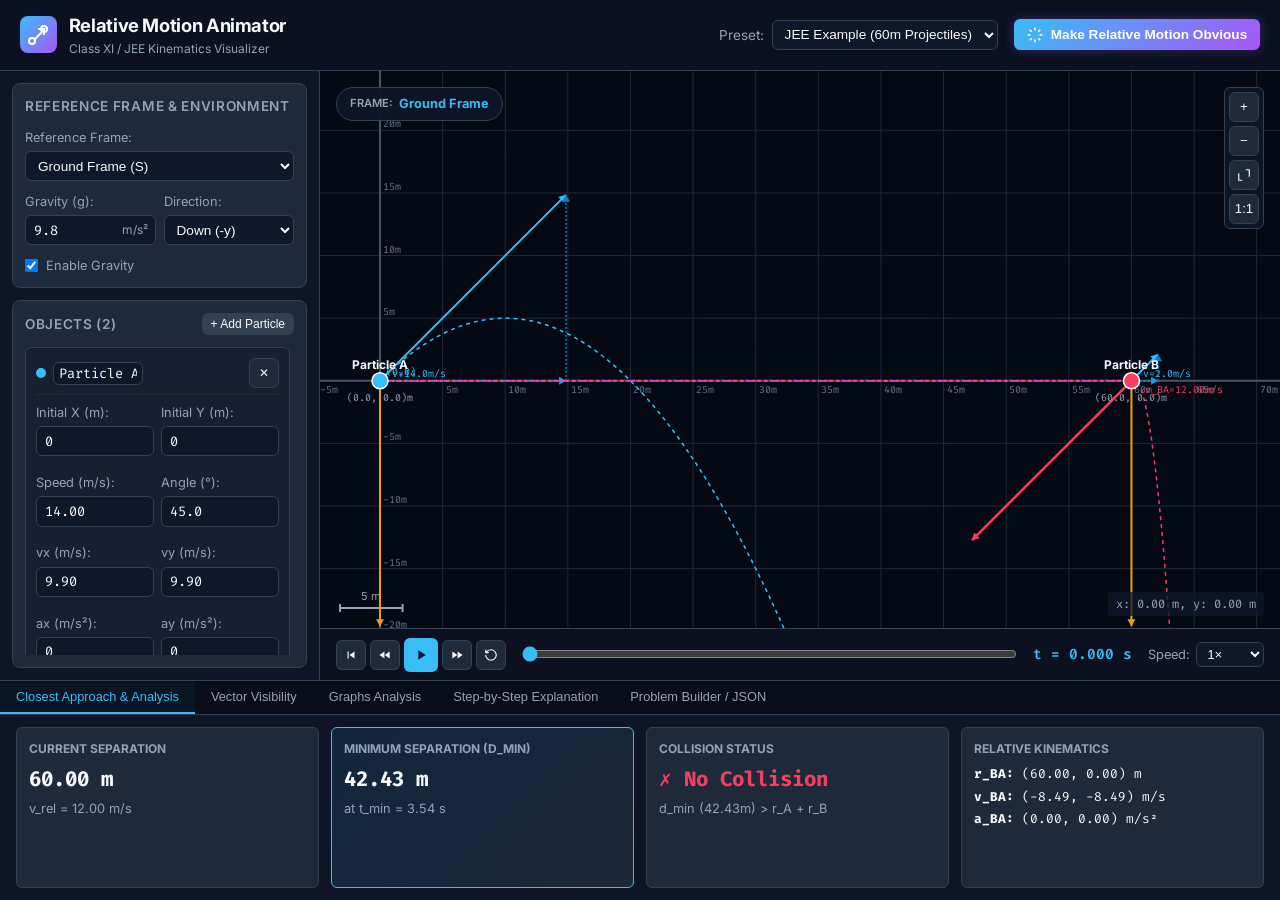
<file: index.html>
<!DOCTYPE html>
<html lang="en">
<head>
  <meta charset="UTF-8">
  <meta name="viewport" content="width=device-width, initial-scale=1.0">
  <title>Relative Motion Animator — Visual Physics Tool</title>
  <link rel="stylesheet" href="style.css">
  <!-- Mathjax or clean styling for equations if needed, keeping it self-contained with custom styling -->
  <link rel="preconnect" href="https://fonts.googleapis.com">
  <link rel="preconnect" href="https://fonts.gstatic.com" crossorigin>
  <link href="https://fonts.googleapis.com/css2?family=Fira+Code:wght@400;600&family=Inter:wght@400;500;600;700&display=swap" rel="stylesheet">
</head>
<body class="dark-theme">
  <div class="app-container">
    <!-- Header -->
    <header class="app-header">
      <div class="brand">
        <div class="logo-icon">
          <svg width="24" height="24" viewBox="0 0 24 24" fill="none" stroke="currentColor" stroke-width="2">
            <circle cx="6" cy="18" r="3"/>
            <circle cx="18" cy="6" r="3"/>
            <path d="M8.5 16.5l7-7"/>
            <path d="M12 6h6v6"/>
          </svg>
        </div>
        <div class="brand-text">
          <h1>Relative Motion Animator</h1>
          <span class="subtitle">Class XI / JEE Kinematics Visualizer</span>
        </div>
      </div>

      <div class="header-actions">
        <div class="preset-selector-wrapper">
          <label for="presetSelect">Preset:</label>
          <select id="presetSelect" class="styled-select">
            <option value="jee-example">JEE Example (60m Projectiles)</option>
            <option value="river-crossing">River Crossing (Boat & River)</option>
            <option value="rain-observer">Rain & Moving Observer</option>
            <option value="two-trains">Two Trains on Parallel Tracks</option>
            <option value="wind-aircraft">Aircraft & Wind Velocity</option>
            <option value="pursuit">Pursuit Problem</option>
            <option value="closest-approach">Arbitrary Closest Approach</option>
          </select>
        </div>

        <button id="btnObvious" class="btn btn-primary btn-sparkle" title="Transform scene to relative frame and show step-by-step physics intuition">
          <svg width="18" height="18" viewBox="0 0 24 24" fill="none" stroke="currentColor" stroke-width="2">
            <path d="M12 2v4M12 18v4M4.93 4.93l2.83 2.83M16.24 16.24l2.83 2.83M2 12h4M18 12h4M4.93 19.07l2.83-2.83M16.24 7.76l2.83-2.83"/>
          </svg>
          Make Relative Motion Obvious
        </button>
      </div>
    </header>

    <!-- Main Workspace -->
    <main class="app-workspace">
      <!-- Left Sidebar: Inspector & Objects -->
      <aside class="sidebar">
        <!-- Frame & Environment Panel -->
        <section class="card-panel">
          <div class="panel-header">
            <h3>Reference Frame & Environment</h3>
          </div>
          <div class="panel-body">
            <div class="form-group">
              <label for="refFrameSelect">Reference Frame:</label>
              <select id="refFrameSelect" class="styled-select">
                <option value="ground">Ground Frame (S)</option>
                <!-- Dynamic options generated from particles -->
              </select>
            </div>

            <div class="environment-grid">
              <div class="form-group">
                <label for="gravityValue">Gravity (g):</label>
                <div class="input-unit">
                  <input type="number" id="gravityValue" value="9.8" step="0.1" min="0">
                  <span class="unit">m/s²</span>
                </div>
              </div>
              <div class="form-group">
                <label for="gravityDir">Direction:</label>
                <select id="gravityDir" class="styled-select">
                  <option value="down">Down (-y)</option>
                  <option value="up">Up (+y)</option>
                  <option value="left">Left (-x)</option>
                  <option value="right">Right (+x)</option>
                </select>
              </div>
            </div>
            <div class="form-group checkbox-group">
              <input type="checkbox" id="gravityEnable" checked>
              <label for="gravityEnable">Enable Gravity</label>
            </div>
          </div>
        </section>

        <!-- Objects List Panel -->
        <section class="card-panel flex-grow">
          <div class="panel-header flex-between">
            <h3>Objects (<span id="particleCount">0</span>)</h3>
            <button id="btnAddParticle" class="btn btn-sm btn-secondary">+ Add Particle</button>
          </div>
          <div class="panel-body scrollable" id="particleList">
            <!-- Particle inspector cards rendered dynamically -->
          </div>
        </section>
      </aside>

      <!-- Center: Simulation Canvas Viewport -->
      <section class="viewport-section">
        <div class="canvas-wrapper" id="canvasWrapper">
          <canvas id="simCanvas"></canvas>

          <!-- Floating Frame Status Overlay -->
          <div class="frame-status-badge" id="frameBadge">
            <span class="badge-label">FRAME:</span>
            <span class="badge-value" id="frameBadgeText">Ground Frame</span>
          </div>

          <!-- Camera Controls Overlay -->
          <div class="camera-controls">
            <button id="btnZoomIn" class="btn-icon" title="Zoom In">+</button>
            <button id="btnZoomOut" class="btn-icon" title="Zoom Out">−</button>
            <button id="btnFitView" class="btn-icon" title="Fit Scene">
              <svg width="14" height="14" viewBox="0 0 24 24" fill="none" stroke="currentColor" stroke-width="2"><path d="M15 3h6v6M9 21H3v-6M21 9v6M3 15V9"/></svg>
            </button>
            <button id="btnResetCam" class="btn-icon" title="Reset Camera">1:1</button>
          </div>

          <!-- Cursor Coordinate Display -->
          <div class="coord-readout" id="coordReadout">x: 0.00 m, y: 0.00 m</div>
        </div>

        <!-- Animation Controls Toolbar -->
        <div class="timeline-toolbar">
          <div class="control-buttons">
            <button id="btnJumpStart" class="btn-icon" title="Jump to Start (Home)">
              <svg width="14" height="14" viewBox="0 0 24 24" fill="currentColor"><path d="M6 6h2v12H6zm3.5 6l8.5 6V6z"/></svg>
            </button>
            <button id="btnStepBack" class="btn-icon" title="Step Back (Left Arrow)">
              <svg width="14" height="14" viewBox="0 0 24 24" fill="currentColor"><path d="M11 18V6l-8.5 6 8.5 6zm.5-6l8.5 6V6l-8.5 6z"/></svg>
            </button>
            <button id="btnPlayPause" class="btn-icon btn-play" title="Play/Pause (Space)">
              <svg id="playIcon" width="16" height="16" viewBox="0 0 24 24" fill="currentColor"><path d="M8 5v14l11-7z"/></svg>
              <svg id="pauseIcon" width="16" height="16" viewBox="0 0 24 24" fill="currentColor" class="hidden"><path d="M6 19h4V5H6v14zm8-14v14h4V5h-4z"/></svg>
            </button>
            <button id="btnStepForward" class="btn-icon" title="Step Forward (Right Arrow)">
              <svg width="14" height="14" viewBox="0 0 24 24" fill="currentColor"><path d="M4 18l8.5-6L4 6v12zm9-12v12l8.5-6L13 6z"/></svg>
            </button>
            <button id="btnReset" class="btn-icon" title="Reset Simulation (R)">
              <svg width="14" height="14" viewBox="0 0 24 24" fill="none" stroke="currentColor" stroke-width="2"><path d="M3 12a9 9 0 1 0 9-9 9.75 9.75 0 0 0-6.74 2.74L3 8"/><path d="M3 3v5h5"/></svg>
            </button>
          </div>

          <div class="scrubber-container">
            <input type="range" id="timeScrubber" min="0" max="10" step="0.01" value="0">
            <div class="time-readout">
              <span class="time-val" id="timeDisplay">t = 0.000 s</span>
            </div>
          </div>

          <div class="speed-selector">
            <label for="speedSelect">Speed:</label>
            <select id="speedSelect" class="styled-select-sm">
              <option value="0.1">0.1×</option>
              <option value="0.25">0.25×</option>
              <option value="0.5">0.5×</option>
              <option value="1" selected>1×</option>
              <option value="2">2×</option>
              <option value="5">5×</option>
              <option value="10">10×</option>
            </select>
          </div>
        </div>
      </section>
    </main>

    <!-- Bottom Tabbed Panel -->
    <footer class="app-bottom-panel">
      <div class="tab-headers">
        <button class="tab-btn active" data-tab="tab-analysis">Closest Approach & Analysis</button>
        <button class="tab-btn" data-tab="tab-vectors">Vector Visibility</button>
        <button class="tab-btn" data-tab="tab-graphs">Graphs Analysis</button>
        <button class="tab-btn" data-tab="tab-explanation">Step-by-Step Explanation</button>
        <button class="tab-btn" data-tab="tab-builder">Problem Builder / JSON</button>
      </div>

      <div class="tab-content">
        <!-- Tab 1: Analysis & Closest Approach -->
        <div class="tab-pane active" id="tab-analysis">
          <div class="analysis-grid">
            <div class="analysis-card">
              <h4>Current Separation</h4>
              <div class="metric-large" id="metricCurrSeparation">-- m</div>
              <div class="metric-sub" id="metricCurrRelVel">v_rel = -- m/s</div>
            </div>

            <div class="analysis-card highlight">
              <h4>Minimum Separation (d_min)</h4>
              <div class="metric-large" id="metricMinSeparation">-- m</div>
              <div class="metric-sub" id="metricMinTime">at t_min = -- s</div>
            </div>

            <div class="analysis-card">
              <h4>Collision Status</h4>
              <div class="metric-large" id="metricCollision">--</div>
              <div class="metric-sub" id="metricCollisionDetail">--</div>
            </div>

            <div class="analysis-card">
              <h4>Relative Kinematics</h4>
              <div class="metric-details" id="metricRelative KinematicsDetails">
                <div><strong>r_BA:</strong> <span id="valRba">(0, 0) m</span></div>
                <div><strong>v_BA:</strong> <span id="valVba">(0, 0) m/s</span></div>
                <div><strong>a_BA:</strong> <span id="valAba">(0, 0) m/s²</span></div>
              </div>
            </div>
          </div>
        </div>

        <!-- Tab 2: Vector Toggles -->
        <div class="tab-pane" id="tab-vectors">
          <div class="vector-toggles-grid">
            <label class="toggle-card">
              <input type="checkbox" id="togglePosVec" checked>
              <span>Position Vector ($\mathbf{r}$)</span>
            </label>
            <label class="toggle-card">
              <input type="checkbox" id="toggleVelVec" checked>
              <span>Velocity Vector ($\mathbf{v}$)</span>
            </label>
            <label class="toggle-card">
              <input type="checkbox" id="toggleAccVec" checked>
              <span>Acceleration Vector ($\mathbf{a}$)</span>
            </label>
            <label class="toggle-card">
              <input type="checkbox" id="toggleComponents" checked>
              <span>Velocity Components ($v_x, v_y$)</span>
            </label>
            <label class="toggle-card">
              <input type="checkbox" id="toggleRelVel" checked>
              <span>Relative Velocity ($\mathbf{v}_{BA}$)</span>
            </label>
            <label class="toggle-card">
              <input type="checkbox" id="toggleRelAcc" checked>
              <span>Relative Acceleration ($\mathbf{a}_{BA}$)</span>
            </label>
            <label class="toggle-card">
              <input type="checkbox" id="toggleRelPos" checked>
              <span>Relative Position ($\mathbf{r}_{BA}$)</span>
            </label>
            <label class="toggle-card">
              <input type="checkbox" id="toggleTrajectory" checked>
              <span>Trajectories</span>
            </label>
            <label class="toggle-card">
              <input type="checkbox" id="toggleLabels" checked>
              <span>Vector Value Overlay Labels</span>
            </label>
          </div>
        </div>

        <!-- Tab 3: Graphs -->
        <div class="tab-pane" id="tab-graphs">
          <div class="graph-panel-container">
            <div class="graph-controls">
              <label for="graphSelect">Quantity:</label>
              <select id="graphSelect" class="styled-select">
                <option value="distance">Separation Distance d(t)</option>
                <option value="x">Position x(t)</option>
                <option value="y">Position y(t)</option>
                <option value="vx">Velocity vx(t)</option>
                <option value="vy">Velocity vy(t)</option>
                <option value="speed">Speed v(t)</option>
                <option value="rel_x">Relative x_BA(t)</option>
                <option value="rel_y">Relative y_BA(t)</option>
                <option value="rel_v">Relative Speed v_BA(t)</option>
              </select>
              <span class="graph-tip">Tip: Click or drag on graph to scrub simulation time</span>
            </div>
            <div class="graph-canvas-wrapper">
              <canvas id="graphCanvas"></canvas>
            </div>
          </div>
        </div>

        <!-- Tab 4: Step-by-Step Explanation -->
        <div class="tab-pane" id="tab-explanation">
          <div class="explanation-container" id="explanationContent">
            <!-- Dynamically populated physics explanation -->
          </div>
        </div>

        <!-- Tab 5: Problem Builder & JSON -->
        <div class="tab-pane" id="tab-builder">
          <div class="builder-container">
            <div class="builder-column">
              <h4>JSON Configuration</h4>
              <textarea id="jsonConfigText" class="json-textarea" placeholder="Paste problem JSON configuration here..."></textarea>
              <div class="builder-actions">
                <button id="btnLoadJson" class="btn btn-secondary">Load Configuration</button>
                <button id="btnExportJson" class="btn btn-secondary">Export Configuration</button>
              </div>
            </div>
            <div class="builder-column">
              <h4>Natural Language Problem Import (Future Ready)</h4>
              <p class="text-muted">Enter or paste a kinematics question text below to parse into simulation parameters:</p>
              <textarea id="nlProblemText" class="nl-textarea" placeholder="e.g. Two particles are located on a horizontal plane at a distance 60 m. At time t both particles are simultaneously projected at 45° with velocities 2 m/s and 14 m/s respectively. Find the minimum separation during motion."></textarea>
              <button id="btnParseNl" class="btn btn-primary">Parse Problem Text</button>
            </div>
          </div>
        </div>
      </div>
    </footer>
  </div>

  <!-- Main JS Entry Script -->
  <script type="module" src="js/app.js"></script>
</body>
</html>
</file>
<file: style.css>
/* Dark theme modern physics application design system */
:root {
  --bg-dark: #0f172a;
  --bg-card: #1e293b;
  --bg-card-hover: #334155;
  --border-color: #334155;
  --text-main: #f8fafc;
  --text-muted: #94a3b8;

  --primary: #38bdf8;
  --primary-hover: #0284c7;
  --accent: #f43f5e;
  --accent-gold: #f59e0b;
  --accent-green: #10b981;
  --accent-purple: #a855f7;

  --particle-a: #38bdf8;
  --particle-b: #f43f5e;
  --particle-c: #10b981;
  --particle-d: #f59e0b;

  --font-sans: 'Inter', system-ui, -apple-system, BlinkMacSystemFont, sans-serif;
  --font-mono: 'Fira Code', monospace;
}

* {
  box-sizing: border-box;
  margin: 0;
  padding: 0;
}

body {
  font-family: var(--font-sans);
  background-color: var(--bg-dark);
  color: var(--text-main);
  line-height: 1.5;
  overflow: hidden;
  height: 100vh;
  width: 100vw;
}

/* Main Layout Grid */
.app-container {
  display: flex;
  flex-direction: column;
  height: 100vh;
  width: 100vw;
}

/* Header */
.app-header {
  display: flex;
  justify-content: space-between;
  align-items: center;
  padding: 0.75rem 1.25rem;
  background-color: #0b1120;
  border-bottom: 1px solid var(--border-color);
  z-index: 10;
}

.brand {
  display: flex;
  align-items: center;
  gap: 0.75rem;
}

.logo-icon {
  background: linear-gradient(135deg, var(--primary), var(--accent-purple));
  color: #fff;
  padding: 0.4rem;
  border-radius: 8px;
  display: flex;
  align-items: center;
  justify-content: center;
}

.brand-text h1 {
  font-size: 1.15rem;
  font-weight: 700;
  letter-spacing: -0.02em;
  color: var(--text-main);
}

.brand-text .subtitle {
  font-size: 0.75rem;
  color: var(--text-muted);
  display: block;
}

.header-actions {
  display: flex;
  align-items: center;
  gap: 1rem;
}

.preset-selector-wrapper {
  display: flex;
  align-items: center;
  gap: 0.5rem;
  font-size: 0.85rem;
  color: var(--text-muted);
}

/* Main Workspace */
.app-workspace {
  display: flex;
  flex: 1;
  min-height: 0; /* Important for inner scrolling */
  position: relative;
}

/* Sidebar */
.sidebar {
  width: 320px;
  background-color: #0d1527;
  border-right: 1px solid var(--border-color);
  display: flex;
  flex-direction: column;
  gap: 0.75rem;
  padding: 0.75rem;
  overflow-y: auto;
}

.card-panel {
  background-color: var(--bg-card);
  border: 1px solid var(--border-color);
  border-radius: 8px;
  padding: 0.75rem;
}

.card-panel.flex-grow {
  flex: 1;
  display: flex;
  flex-direction: column;
  min-height: 0;
}

.panel-header {
  margin-bottom: 0.75rem;
}

.panel-header h3 {
  font-size: 0.85rem;
  font-weight: 600;
  text-transform: uppercase;
  letter-spacing: 0.05em;
  color: var(--text-muted);
}

.panel-body.scrollable {
  flex: 1;
  overflow-y: auto;
  padding-right: 0.25rem;
}

/* Form Controls */
.form-group {
  margin-bottom: 0.65rem;
}

.form-group label {
  display: block;
  font-size: 0.8rem;
  color: var(--text-muted);
  margin-bottom: 0.25rem;
}

.environment-grid {
  display: grid;
  grid-template-columns: 1fr 1fr;
  gap: 0.5rem;
}

.input-unit {
  position: relative;
  display: flex;
  align-items: center;
}

.input-unit input,
input[type="text"],
input[type="number"] {
  width: 100%;
  background-color: #0f172a;
  border: 1px solid var(--border-color);
  border-radius: 6px;
  color: var(--text-main);
  padding: 0.35rem 0.5rem;
  font-family: var(--font-mono);
  font-size: 0.85rem;
}

.input-unit input {
  padding-right: 2.2rem;
}

.input-unit .unit {
  position: absolute;
  right: 0.5rem;
  font-size: 0.75rem;
  color: var(--text-muted);
  pointer-events: none;
}

.styled-select,
.styled-select-sm {
  width: 100%;
  background-color: #0f172a;
  border: 1px solid var(--border-color);
  border-radius: 6px;
  color: var(--text-main);
  padding: 0.35rem 0.5rem;
  font-size: 0.85rem;
  outline: none;
  cursor: pointer;
}

.styled-select-sm {
  padding: 0.2rem 0.4rem;
  font-size: 0.8rem;
  width: auto;
}

.checkbox-group {
  display: flex;
  align-items: center;
  gap: 0.5rem;
  margin-bottom: 0;
}

.checkbox-group label {
  margin-bottom: 0;
  cursor: pointer;
}

/* Particle Inspector Card */
.particle-card {
  background-color: #162032;
  border: 1px solid var(--border-color);
  border-radius: 6px;
  padding: 0.65rem;
  margin-bottom: 0.65rem;
  transition: border-color 0.2s ease;
}

.particle-card.active-ref {
  border-color: var(--primary);
  box-shadow: 0 0 8px rgba(56, 189, 248, 0.2);
}

.particle-card-header {
  display: flex;
  justify-content: space-between;
  align-items: center;
  margin-bottom: 0.5rem;
  padding-bottom: 0.35rem;
  border-bottom: 1px solid rgba(255, 255, 255, 0.05);
}

.particle-title {
  display: flex;
  align-items: center;
  gap: 0.4rem;
  font-weight: 600;
  font-size: 0.85rem;
}

.particle-color-indicator {
  width: 10px;
  height: 10px;
  border-radius: 50%;
  display: inline-block;
}

.particle-grid {
  display: grid;
  grid-template-columns: 1fr 1fr;
  gap: 0.4rem;
}

/* Simulation Canvas Viewport */
.viewport-section {
  flex: 1;
  display: flex;
  flex-direction: column;
  background-color: #050914;
  position: relative;
}

.canvas-wrapper {
  flex: 1;
  position: relative;
  overflow: hidden;
}

canvas#simCanvas {
  display: block;
  width: 100%;
  height: 100%;
}

.frame-status-badge {
  position: absolute;
  top: 1rem;
  left: 1rem;
  background: rgba(15, 23, 42, 0.85);
  backdrop-filter: blur(8px);
  border: 1px solid var(--border-color);
  padding: 0.4rem 0.8rem;
  border-radius: 20px;
  font-size: 0.8rem;
  display: flex;
  align-items: center;
  gap: 0.4rem;
}

.badge-label {
  color: var(--text-muted);
  font-weight: 600;
  font-size: 0.7rem;
}

.badge-value {
  color: var(--primary);
  font-weight: 700;
}

.camera-controls {
  position: absolute;
  top: 1rem;
  right: 1rem;
  display: flex;
  flex-direction: column;
  gap: 0.25rem;
  background: rgba(15, 23, 42, 0.85);
  backdrop-filter: blur(8px);
  border: 1px solid var(--border-color);
  padding: 0.25rem;
  border-radius: 6px;
}

.coord-readout {
  position: absolute;
  bottom: 0.75rem;
  right: 1rem;
  background: rgba(15, 23, 42, 0.75);
  font-family: var(--font-mono);
  font-size: 0.75rem;
  color: var(--text-muted);
  padding: 0.2rem 0.5rem;
  border-radius: 4px;
  pointer-events: none;
}

/* Timeline Toolbar */
.timeline-toolbar {
  height: 52px;
  background-color: #0b1120;
  border-top: 1px solid var(--border-color);
  display: flex;
  align-items: center;
  padding: 0 1rem;
  gap: 1rem;
}

.control-buttons {
  display: flex;
  align-items: center;
  gap: 0.25rem;
}

.scrubber-container {
  flex: 1;
  display: flex;
  align-items: center;
  gap: 1rem;
}

.scrubber-container input[type="range"] {
  flex: 1;
  accent-color: var(--primary);
  cursor: pointer;
}

.time-readout {
  font-family: var(--font-mono);
  font-size: 0.9rem;
  color: var(--primary);
  font-weight: 600;
  min-width: 90px;
}

.speed-selector {
  display: flex;
  align-items: center;
  gap: 0.4rem;
  font-size: 0.8rem;
  color: var(--text-muted);
}

/* Bottom Tabbed Panel */
.app-bottom-panel {
  height: 220px;
  background-color: #0d1527;
  border-top: 1px solid var(--border-color);
  display: flex;
  flex-direction: column;
}

.tab-headers {
  display: flex;
  background-color: #080d19;
  border-bottom: 1px solid var(--border-color);
  overflow-x: auto;
}

.tab-btn {
  padding: 0.5rem 1rem;
  background: none;
  border: none;
  color: var(--text-muted);
  font-size: 0.8rem;
  font-weight: 500;
  cursor: pointer;
  border-bottom: 2px solid transparent;
  white-space: nowrap;
}

.tab-btn.active {
  color: var(--primary);
  border-bottom-color: var(--primary);
  background-color: rgba(56, 189, 248, 0.05);
}

.tab-content {
  flex: 1;
  padding: 0.75rem 1rem;
  overflow-y: auto;
}

.tab-pane {
  display: none;
  height: 100%;
}

.tab-pane.active {
  display: block;
}

/* Analysis Cards */
.analysis-grid {
  display: grid;
  grid-template-columns: repeat(auto-fit, minmax(200px, 1fr));
  gap: 0.75rem;
  height: 100%;
}

.analysis-card {
  background-color: var(--bg-card);
  border: 1px solid var(--border-color);
  border-radius: 6px;
  padding: 0.75rem;
}

.analysis-card.highlight {
  border-color: var(--primary);
  background: linear-gradient(135deg, rgba(56, 189, 248, 0.1), rgba(30, 41, 59, 0.9));
}

.analysis-card h4 {
  font-size: 0.75rem;
  color: var(--text-muted);
  text-transform: uppercase;
  margin-bottom: 0.4rem;
}

.metric-large {
  font-family: var(--font-mono);
  font-size: 1.3rem;
  font-weight: 700;
  color: var(--text-main);
}

.metric-sub {
  font-size: 0.8rem;
  color: var(--text-muted);
  margin-top: 0.2rem;
}

.metric-details {
  font-family: var(--font-mono);
  font-size: 0.8rem;
  display: flex;
  flex-direction: column;
  gap: 0.2rem;
}

/* Vector Toggles Grid */
.vector-toggles-grid {
  display: grid;
  grid-template-columns: repeat(auto-fill, minmax(220px, 1fr));
  gap: 0.5rem;
}

.toggle-card {
  display: flex;
  align-items: center;
  gap: 0.5rem;
  background-color: var(--bg-card);
  border: 1px solid var(--border-color);
  border-radius: 6px;
  padding: 0.5rem 0.75rem;
  font-size: 0.8rem;
  cursor: pointer;
}

.toggle-card input[type="checkbox"] {
  accent-color: var(--primary);
}

/* Graph Container */
.graph-panel-container {
  display: flex;
  flex-direction: column;
  height: 100%;
}

.graph-controls {
  display: flex;
  align-items: center;
  gap: 1rem;
  margin-bottom: 0.4rem;
  font-size: 0.8rem;
}

.graph-tip {
  font-size: 0.75rem;
  color: var(--text-muted);
  font-style: italic;
}

.graph-canvas-wrapper {
  flex: 1;
  position: relative;
  min-height: 100px;
}

canvas#graphCanvas {
  width: 100%;
  height: 100%;
  display: block;
}

/* Explanation Container */
.explanation-container {
  font-size: 0.85rem;
  line-height: 1.6;
  color: #cbd5e1;
}

.step-block {
  margin-bottom: 0.75rem;
  background-color: var(--bg-card);
  border-left: 3px solid var(--primary);
  padding: 0.5rem 0.75rem;
  border-radius: 0 6px 6px 0;
}

.step-title {
  font-weight: 600;
  color: var(--primary);
  margin-bottom: 0.25rem;
}

.formula-highlight {
  font-family: var(--font-mono);
  background-color: #0f172a;
  padding: 0.15rem 0.4rem;
  border-radius: 4px;
  color: #e2e8f0;
}

/* Problem Builder / JSON */
.builder-container {
  display: grid;
  grid-template-columns: 1fr 1fr;
  gap: 1rem;
  height: 100%;
}

.builder-column {
  display: flex;
  flex-direction: column;
  gap: 0.5rem;
}

.builder-column h4 {
  font-size: 0.85rem;
  color: var(--text-muted);
}

.json-textarea, .nl-textarea {
  flex: 1;
  background-color: #0f172a;
  border: 1px solid var(--border-color);
  border-radius: 6px;
  color: var(--text-main);
  font-family: var(--font-mono);
  font-size: 0.8rem;
  padding: 0.5rem;
  resize: none;
}

.builder-actions {
  display: flex;
  gap: 0.5rem;
}

/* Buttons */
.btn {
  display: inline-flex;
  align-items: center;
  justify-content: center;
  gap: 0.4rem;
  padding: 0.4rem 0.8rem;
  font-size: 0.85rem;
  font-weight: 500;
  border-radius: 6px;
  border: 1px solid transparent;
  cursor: pointer;
  transition: all 0.15s ease;
}

.btn-primary {
  background-color: var(--primary);
  color: #0f172a;
  font-weight: 600;
}

.btn-primary:hover {
  background-color: var(--primary-hover);
}

.btn-secondary {
  background-color: #334155;
  color: var(--text-main);
  border-color: var(--border-color);
}

.btn-secondary:hover {
  background-color: #475569;
}

.btn-sparkle {
  background: linear-gradient(135deg, var(--primary), var(--accent-purple));
  color: #ffffff;
  border: none;
  box-shadow: 0 0 12px rgba(168, 85, 247, 0.3);
}

.btn-sparkle:hover {
  opacity: 0.95;
  box-shadow: 0 0 16px rgba(168, 85, 247, 0.5);
}

.btn-sm {
  padding: 0.2rem 0.5rem;
  font-size: 0.75rem;
}

.btn-icon {
  width: 30px;
  height: 30px;
  display: inline-flex;
  align-items: center;
  justify-content: center;
  background-color: #1e293b;
  border: 1px solid var(--border-color);
  color: var(--text-main);
  border-radius: 6px;
  cursor: pointer;
}

.btn-icon:hover {
  background-color: #334155;
}

.btn-play {
  background-color: var(--primary);
  color: #0f172a;
  border: none;
  width: 34px;
  height: 34px;
}

.btn-play:hover {
  background-color: var(--primary-hover);
}

.hidden {
  display: none !important;
}

.text-muted {
  color: var(--text-muted);
  font-size: 0.8rem;
}

.flex-between {
  display: flex;
  justify-content: space-between;
  align-items: center;
}
</file>
